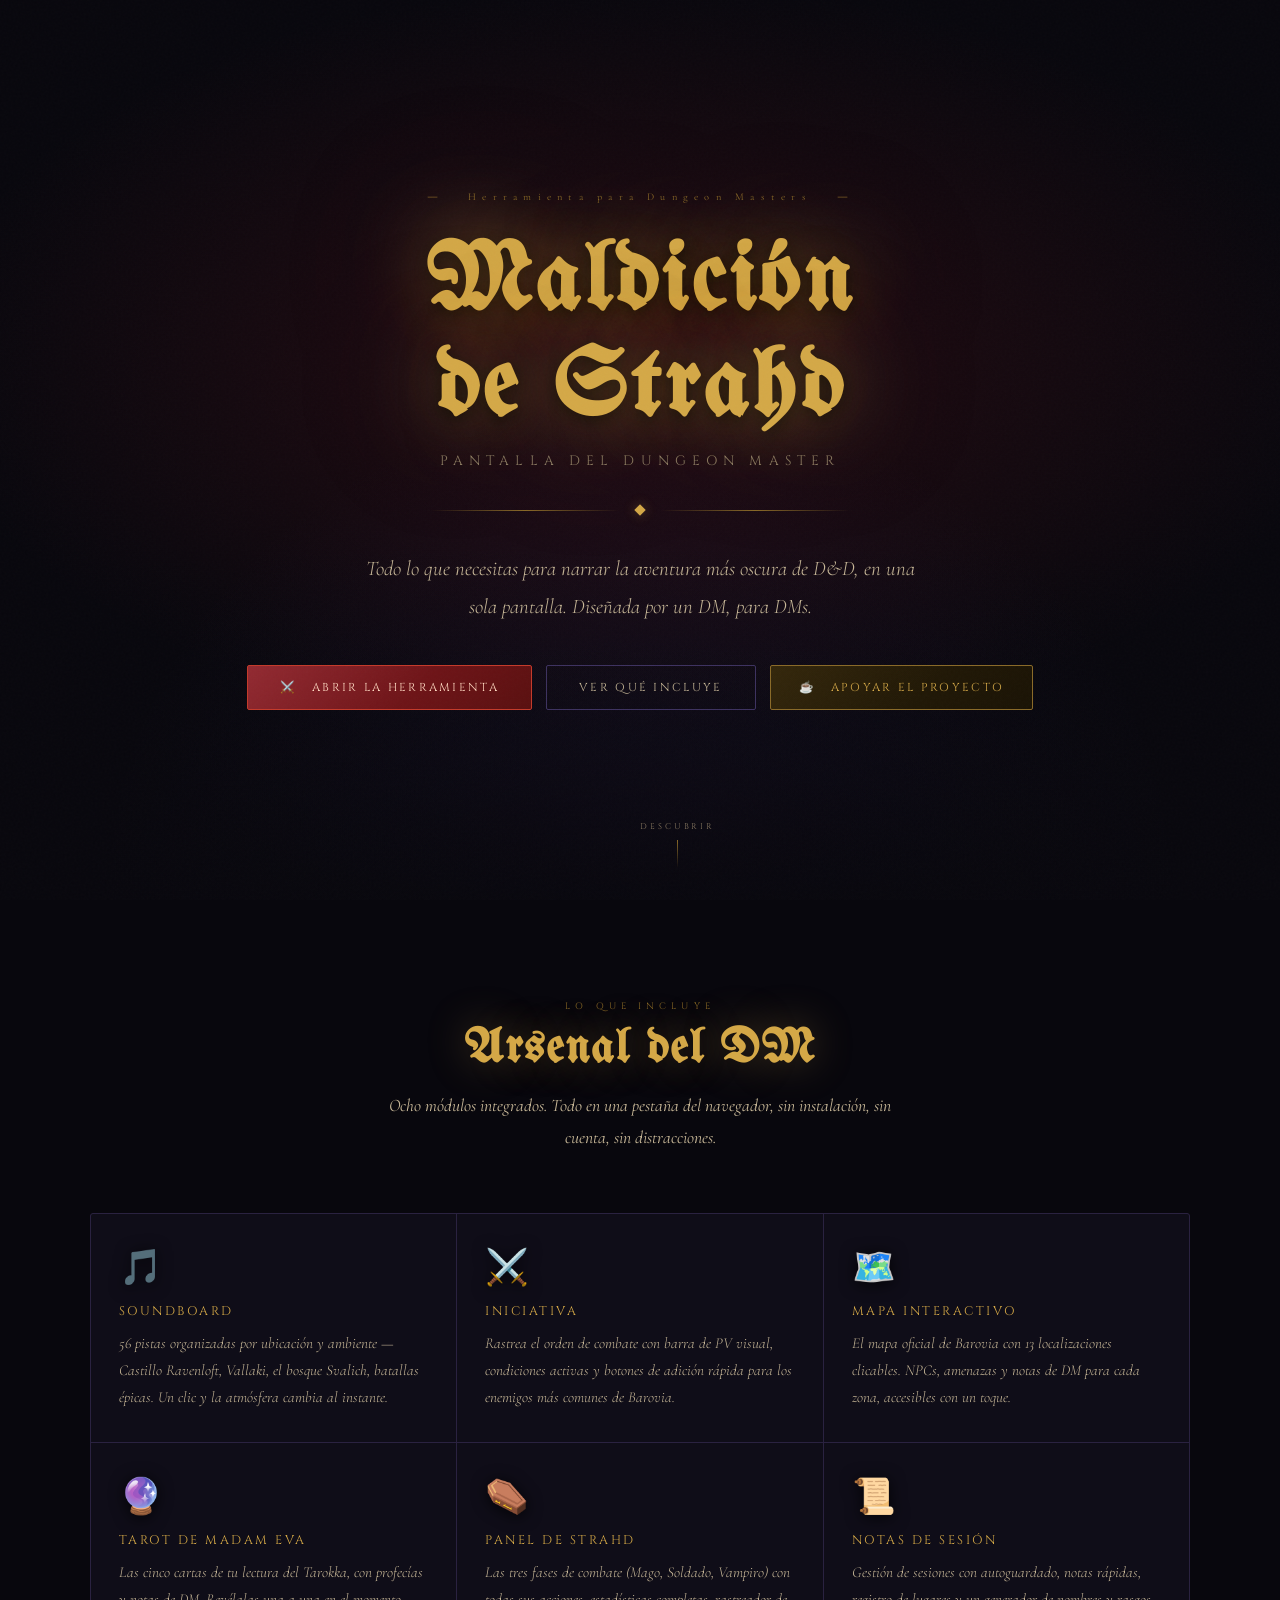
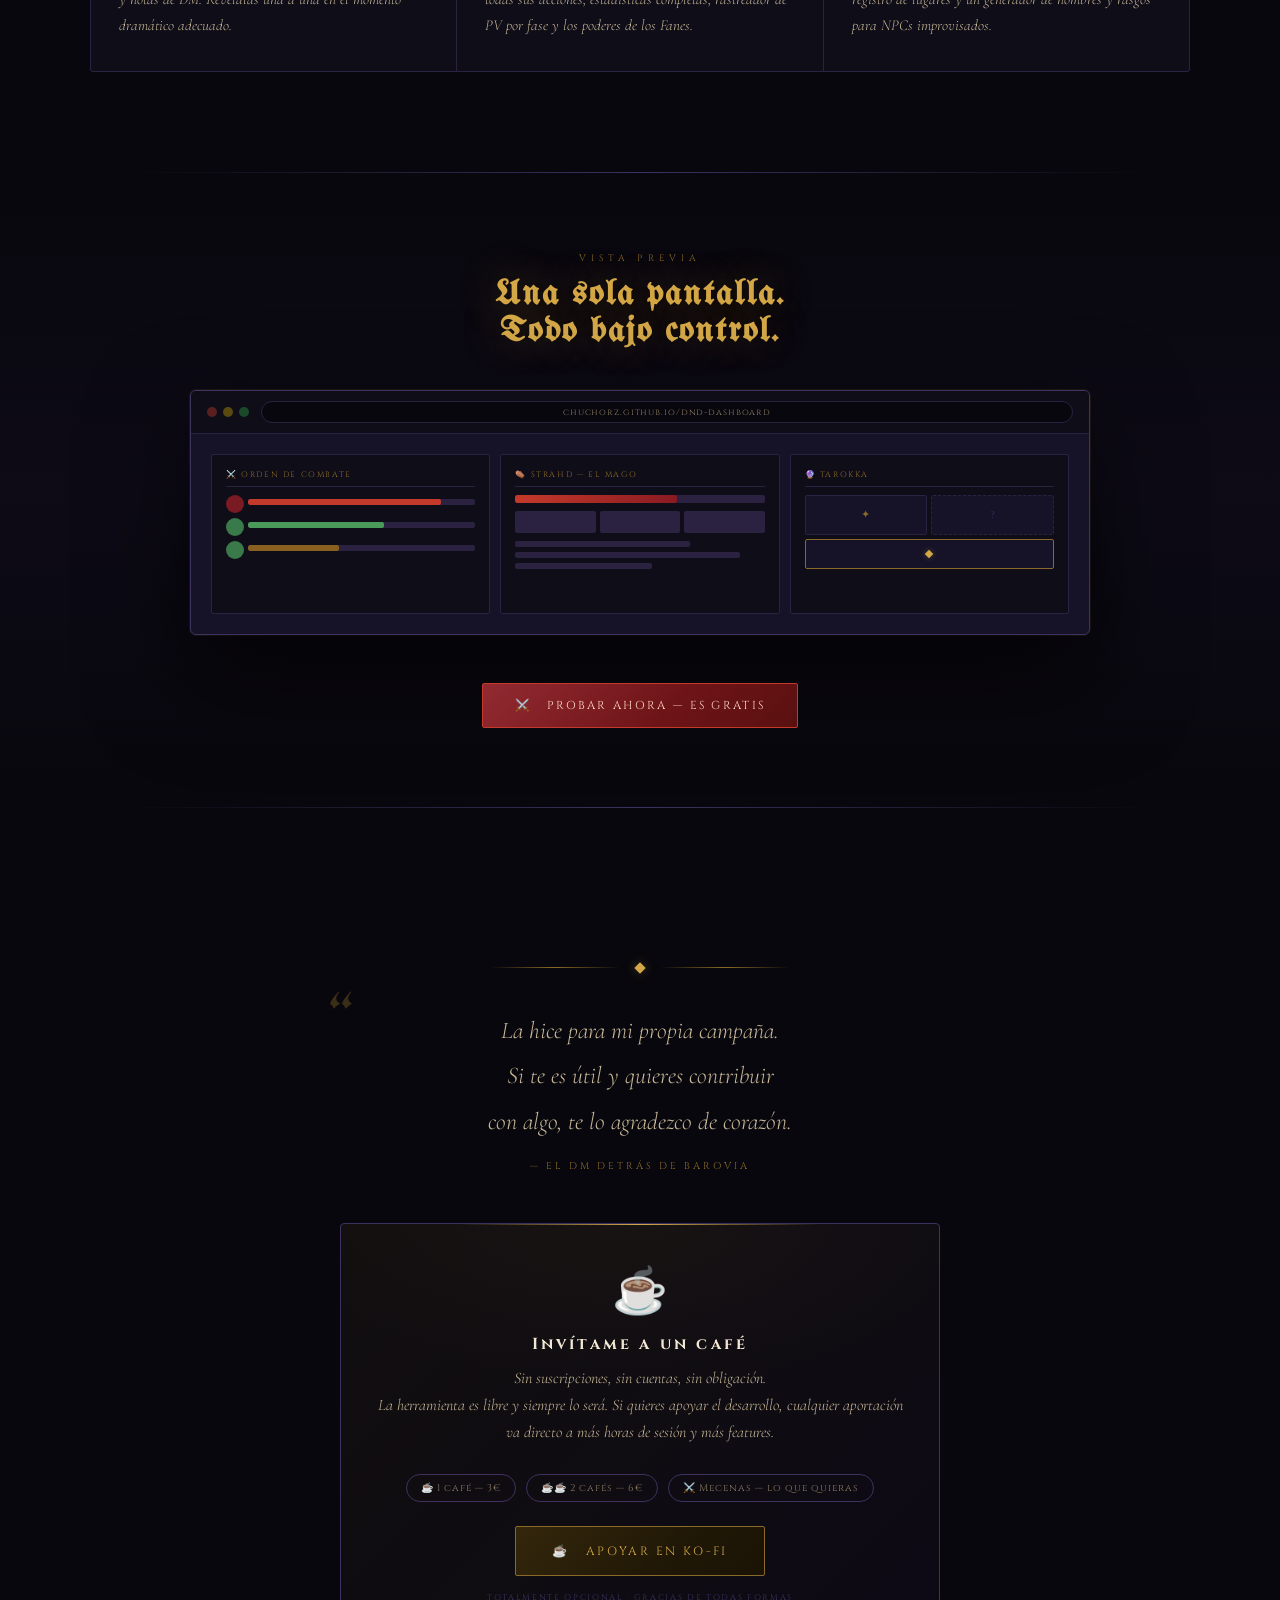
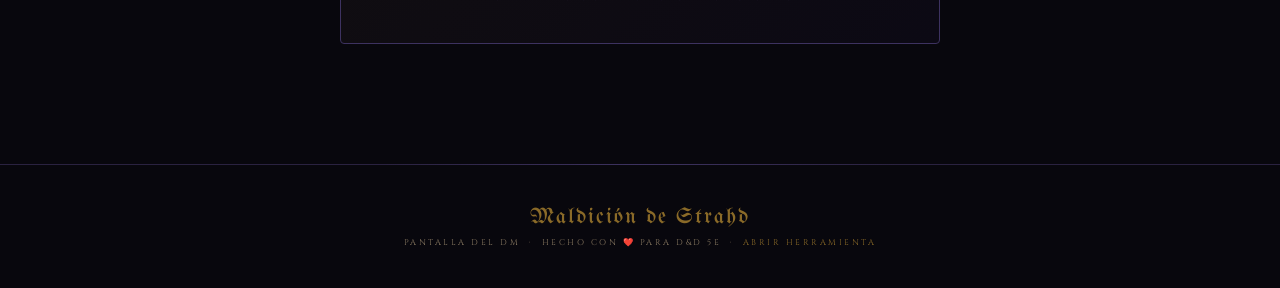
<file: index.html>
<!DOCTYPE html>
<html lang="es">
<head>
<meta charset="UTF-8">
<meta name="viewport" content="width=device-width, initial-scale=1.0">
<title>Pantalla del DM — Maldición de Strahd</title>
<meta name="description" content="La herramienta definitiva para el Dungeon Master de Curse of Strahd. Soundboard, iniciativa, mapa interactivo, Tarot de Madam Eva y el panel completo de Strahd.">
<link rel="preconnect" href="https://fonts.googleapis.com">
<link href="https://fonts.googleapis.com/css2?family=Cormorant+Garamond:ital,wght@0,300;0,400;0,600;1,300;1,400&family=Cinzel:wght@400;600;700&family=UnifrakturMaguntia&display=swap" rel="stylesheet">
<style>

/* ── RESET & BASE ── */
*, *::before, *::after { margin: 0; padding: 0; box-sizing: border-box; }

:root {
  --ink:      #08070d;
  --ink2:     #0f0d18;
  --surface:  #161228;
  --edge:     #2a2240;
  --edge2:    #3d3260;
  --gilt:     #d4a847;
  --gilt-dim: #8a6a28;
  --gilt-pale:rgba(212,168,71,.08);
  --gilt-glow:rgba(212,168,71,.35);
  --crimson:  #8a1a22;
  --crimson2: #c43a2a;
  --vellum:   #f2e8d5;
  --vellum-d: #8a7a62;
  --vellum-m: #c8b898;
}

html { scroll-behavior: smooth; }

body {
  background: var(--ink);
  color: var(--vellum);
  font-family: 'Cormorant Garamond', Georgia, serif;
  overflow-x: hidden;
  cursor: url("data:image/svg+xml,%3Csvg xmlns='http://www.w3.org/2000/svg' width='20' height='20' viewBox='0 0 20 20'%3E%3Ccircle cx='10' cy='10' r='4' fill='%23d4a847' opacity='0.7'/%3E%3C/svg%3E") 10 10, auto;
}

/* Grain overlay */
body::before {
  content: '';
  position: fixed; inset: 0;
  background-image: url("data:image/svg+xml,%3Csvg viewBox='0 0 512 512' xmlns='http://www.w3.org/2000/svg'%3E%3Cfilter id='n'%3E%3CfeTurbulence type='fractalNoise' baseFrequency='0.75' numOctaves='4' stitchTiles='stitch'/%3E%3C/filter%3E%3Crect width='100%25' height='100%25' filter='url(%23n)' opacity='0.04'/%3E%3C/svg%3E");
  pointer-events: none; z-index: 1000; opacity: .55;
}

/* ── HERO ── */
.hero {
  min-height: 100vh;
  display: flex;
  flex-direction: column;
  align-items: center;
  justify-content: center;
  position: relative;
  padding: 60px 24px;
  text-align: center;
  overflow: hidden;
}

/* Radial glow background */
.hero::before {
  content: '';
  position: absolute; inset: 0;
  background:
    radial-gradient(ellipse 80% 60% at 50% 40%, rgba(122,26,34,.25) 0%, transparent 70%),
    radial-gradient(ellipse 60% 80% at 50% 100%, rgba(96,64,160,.15) 0%, transparent 70%);
  pointer-events: none;
}

/* Animated fog layers */
.fog {
  position: absolute; inset: 0;
  pointer-events: none;
  overflow: hidden;
}
.fog-layer {
  position: absolute;
  bottom: 0; left: -20%; right: -20%;
  height: 40%;
  background: linear-gradient(0deg, rgba(8,7,13,.9) 0%, rgba(8,7,13,.4) 40%, transparent 100%);
  animation: fogDrift 12s ease-in-out infinite;
}
.fog-layer:nth-child(2) {
  height: 30%;
  animation-delay: -4s;
  animation-duration: 16s;
  opacity: .6;
}
@keyframes fogDrift {
  0%,100% { transform: translateX(0) scaleY(1); }
  33%      { transform: translateX(2%) scaleY(1.04); }
  66%      { transform: translateX(-2%) scaleY(.97); }
}

/* Top decorative line */
.hero-ornament {
  font-size: .65rem;
  letter-spacing: .6em;
  color: var(--gilt-dim);
  margin-bottom: 28px;
  animation: fadeUp .8s ease both;
}

.hero-title {
  font-family: 'UnifrakturMaguntia', cursive;
  font-size: clamp(2.8rem, 8vw, 6rem);
  color: var(--gilt);
  text-shadow:
    0 0 80px rgba(212,168,71,.6),
    0 0 160px rgba(156,42,42,.35),
    0 4px 16px rgba(0,0,0,.9);
  line-height: 1.1;
  letter-spacing: 4px;
  animation: fadeUp .9s .1s ease both;
  position: relative;
  z-index: 2;
}

.hero-subtitle {
  font-family: 'Cinzel', serif;
  font-size: clamp(.65rem, 2vw, .85rem);
  letter-spacing: .45em;
  text-transform: uppercase;
  color: var(--vellum-d);
  margin-top: 10px;
  animation: fadeUp .9s .2s ease both;
}

/* Decorative divider */
.divider-ornament {
  display: flex;
  align-items: center;
  gap: 16px;
  margin: 36px auto;
  max-width: 420px;
  width: 100%;
  animation: fadeUp .9s .3s ease both;
}
.divider-line {
  flex: 1;
  height: 1px;
  background: linear-gradient(90deg, transparent, var(--gilt-dim), transparent);
}
.divider-gem {
  width: 8px; height: 8px;
  background: var(--gilt);
  transform: rotate(45deg);
  box-shadow: 0 0 12px var(--gilt-glow);
  flex-shrink: 0;
}

.hero-desc {
  font-size: clamp(1rem, 2.5vw, 1.3rem);
  color: var(--vellum-m);
  line-height: 1.8;
  max-width: 580px;
  font-style: italic;
  font-weight: 300;
  animation: fadeUp .9s .4s ease both;
}

.hero-cta {
  display: flex;
  gap: 14px;
  margin-top: 40px;
  flex-wrap: wrap;
  justify-content: center;
  animation: fadeUp .9s .55s ease both;
}

.btn-primary {
  font-family: 'Cinzel', serif;
  font-size: .72rem;
  letter-spacing: .2em;
  text-transform: uppercase;
  padding: 14px 32px;
  background: linear-gradient(135deg, var(--crimson), #5a1010);
  border: 1px solid var(--crimson2);
  color: #ffd8c0;
  border-radius: 2px;
  cursor: pointer;
  text-decoration: none;
  display: inline-flex;
  align-items: center;
  gap: 8px;
  transition: all .25s;
  position: relative;
  overflow: hidden;
}
.btn-primary::before {
  content: '';
  position: absolute; inset: 0;
  background: linear-gradient(135deg, rgba(255,255,255,.07) 0%, transparent 60%);
}
.btn-primary:hover {
  transform: translateY(-2px);
  box-shadow: 0 6px 30px rgba(156,42,42,.5), 0 0 60px rgba(156,42,42,.2);
}

.btn-secondary {
  font-family: 'Cinzel', serif;
  font-size: .72rem;
  letter-spacing: .2em;
  text-transform: uppercase;
  padding: 14px 32px;
  background: transparent;
  border: 1px solid var(--edge2);
  color: var(--vellum-m);
  border-radius: 2px;
  cursor: pointer;
  text-decoration: none;
  display: inline-flex;
  align-items: center;
  gap: 8px;
  transition: all .25s;
}
.btn-secondary:hover {
  border-color: var(--gilt-dim);
  color: var(--gilt);
  background: var(--gilt-pale);
  transform: translateY(-2px);
}

/* Coffee button */
.btn-coffee {
  font-family: 'Cinzel', serif;
  font-size: .72rem;
  letter-spacing: .2em;
  text-transform: uppercase;
  padding: 14px 28px;
  background: linear-gradient(135deg, #2a1f08, #1a1305);
  border: 1px solid var(--gilt-dim);
  color: var(--gilt);
  border-radius: 2px;
  cursor: pointer;
  text-decoration: none;
  display: inline-flex;
  align-items: center;
  gap: 8px;
  transition: all .25s;
  position: relative;
  overflow: hidden;
}
.btn-coffee::before {
  content: '';
  position: absolute; inset: 0;
  background: linear-gradient(135deg, rgba(212,168,71,.06) 0%, transparent 60%);
}
.btn-coffee:hover {
  transform: translateY(-2px);
  box-shadow: 0 6px 30px rgba(212,168,71,.25), 0 0 40px rgba(212,168,71,.1);
  border-color: var(--gilt);
}

/* Scroll hint */
.scroll-hint {
  position: absolute;
  bottom: 32px; left: 50%;
  transform: translateX(-50%);
  font-family: 'Cinzel', serif;
  font-size: .52rem;
  letter-spacing: .35em;
  color: var(--vellum-d);
  text-transform: uppercase;
  display: flex;
  flex-direction: column;
  align-items: center;
  gap: 8px;
  animation: fadeUp 1s 1s ease both;
}
.scroll-arrow {
  width: 1px;
  height: 28px;
  background: linear-gradient(180deg, var(--gilt-dim), transparent);
  animation: scrollBob 2s ease-in-out infinite;
}
@keyframes scrollBob {
  0%,100% { transform: scaleY(1) translateY(0); opacity: 1; }
  50%      { transform: scaleY(.7) translateY(4px); opacity: .5; }
}

/* ── FEATURES SECTION ── */
.section {
  padding: 100px 24px;
  position: relative;
}

.section-inner {
  max-width: 1100px;
  margin: 0 auto;
}

.section-label {
  font-family: 'Cinzel', serif;
  font-size: .58rem;
  letter-spacing: .55em;
  text-transform: uppercase;
  color: var(--gilt-dim);
  text-align: center;
  margin-bottom: 12px;
}

.section-title {
  font-family: 'UnifrakturMaguntia', cursive;
  font-size: clamp(1.8rem, 5vw, 3rem);
  color: var(--gilt);
  text-align: center;
  text-shadow: 0 0 40px var(--gilt-glow);
  margin-bottom: 16px;
  letter-spacing: 2px;
}

.section-desc {
  font-size: 1.1rem;
  color: var(--vellum-m);
  text-align: center;
  font-style: italic;
  max-width: 540px;
  margin: 0 auto 60px;
  line-height: 1.8;
}

/* Feature grid */
.features {
  display: grid;
  grid-template-columns: repeat(auto-fill, minmax(300px, 1fr));
  gap: 1px;
  background: var(--edge);
  border: 1px solid var(--edge);
  border-radius: 3px;
  overflow: hidden;
}

.feature {
  background: var(--ink2);
  padding: 32px 28px;
  position: relative;
  transition: background .25s;
  overflow: hidden;
}
.feature::before {
  content: '';
  position: absolute;
  top: 0; left: 0;
  width: 3px; height: 0;
  background: linear-gradient(180deg, var(--gilt), transparent);
  transition: height .4s ease;
}
.feature:hover { background: var(--surface); }
.feature:hover::before { height: 100%; }

.feature-icon {
  font-size: 2.2rem;
  display: block;
  margin-bottom: 14px;
  filter: drop-shadow(0 2px 8px rgba(0,0,0,.8));
}

.feature-title {
  font-family: 'Cinzel', serif;
  font-size: .78rem;
  letter-spacing: .2em;
  text-transform: uppercase;
  color: var(--gilt);
  margin-bottom: 10px;
}

.feature-desc {
  font-size: .95rem;
  color: var(--vellum-m);
  line-height: 1.75;
  font-style: italic;
  font-weight: 300;
}

/* ── DEMO SECTION ── */
.demo-section {
  padding: 80px 24px;
  background: linear-gradient(180deg, transparent, rgba(96,64,160,.06), transparent);
  position: relative;
}

.demo-section::before {
  content: '';
  position: absolute;
  top: 0; left: 10%; right: 10%;
  height: 1px;
  background: linear-gradient(90deg, transparent, var(--edge2), transparent);
}

.demo-section::after {
  content: '';
  position: absolute;
  bottom: 0; left: 10%; right: 10%;
  height: 1px;
  background: linear-gradient(90deg, transparent, var(--edge2), transparent);
}

.demo-inner {
  max-width: 900px;
  margin: 0 auto;
  text-align: center;
}

/* Screen mockup */
.screen-mockup {
  background: var(--surface);
  border: 1px solid var(--edge2);
  border-radius: 6px;
  overflow: hidden;
  box-shadow:
    0 40px 100px rgba(0,0,0,.7),
    0 0 0 1px rgba(212,168,71,.1),
    inset 0 1px 0 rgba(255,255,255,.04);
  position: relative;
  margin: 40px auto;
}

.mockup-bar {
  background: var(--ink2);
  border-bottom: 1px solid var(--edge);
  padding: 10px 16px;
  display: flex;
  align-items: center;
  gap: 12px;
}
.mockup-dots { display: flex; gap: 6px; }
.mockup-dot {
  width: 10px; height: 10px;
  border-radius: 50%;
  background: var(--edge2);
}
.mockup-dot:first-child { background: #5a2020; }
.mockup-dot:nth-child(2) { background: #5a4a10; }
.mockup-dot:nth-child(3) { background: #1a4a2a; }
.mockup-url {
  flex: 1;
  background: var(--ink3, var(--ink));
  border: 1px solid var(--edge);
  border-radius: 20px;
  padding: 4px 14px;
  font-family: 'Cinzel', serif;
  font-size: .55rem;
  letter-spacing: .1em;
  color: var(--vellum-d);
  text-align: center;
}

.mockup-body {
  padding: 20px;
  display: grid;
  grid-template-columns: 1fr 1fr 1fr;
  gap: 10px;
  min-height: 200px;
}

.mockup-card {
  background: var(--ink2);
  border: 1px solid var(--edge);
  border-radius: 2px;
  padding: 14px;
  text-align: left;
}
.mockup-card-title {
  font-family: 'Cinzel', serif;
  font-size: .5rem;
  letter-spacing: .2em;
  color: var(--gilt-dim);
  text-transform: uppercase;
  margin-bottom: 8px;
  padding-bottom: 6px;
  border-bottom: 1px solid var(--edge);
}
.mockup-bar-row {
  height: 6px;
  background: var(--edge);
  border-radius: 2px;
  margin-bottom: 5px;
  overflow: hidden;
  position: relative;
}
.mockup-bar-fill {
  height: 100%;
  border-radius: 2px;
  animation: barPulse 3s ease-in-out infinite;
}
@keyframes barPulse {
  0%,100% { opacity: 1; }
  50%      { opacity: .6; }
}
.mockup-dot-row { display: flex; gap: 4px; margin-bottom: 4px; }
.mockup-mini-dot { width: 18px; height: 18px; border-radius: 50%; background: var(--edge); }

/* ── SUPPORT SECTION ── */
.support-section {
  padding: 120px 24px;
  text-align: center;
  position: relative;
}

.support-inner {
  max-width: 600px;
  margin: 0 auto;
}

.support-quote {
  font-size: clamp(1.1rem, 3vw, 1.5rem);
  color: var(--vellum-m);
  font-style: italic;
  font-weight: 300;
  line-height: 1.9;
  margin-bottom: 14px;
  position: relative;
}
.support-quote::before {
  content: '\201C';
  font-family: 'UnifrakturMaguntia', cursive;
  font-size: 4rem;
  color: var(--gilt-dim);
  position: absolute;
  top: -20px; left: -20px;
  line-height: 1;
  opacity: .4;
}

.support-attribution {
  font-family: 'Cinzel', serif;
  font-size: .62rem;
  letter-spacing: .3em;
  color: var(--gilt-dim);
  text-transform: uppercase;
  margin-bottom: 50px;
}

.coffee-box {
  background: linear-gradient(135deg, rgba(212,168,71,.05), rgba(96,64,160,.05));
  border: 1px solid var(--edge2);
  border-radius: 4px;
  padding: 40px 36px;
  position: relative;
  overflow: hidden;
}
.coffee-box::before {
  content: '';
  position: absolute;
  top: -1px; left: 20%; right: 20%;
  height: 2px;
  background: linear-gradient(90deg, transparent, var(--gilt), transparent);
  border-radius: 2px;
}
.coffee-box::after {
  content: '';
  position: absolute;
  inset: 0;
  background: radial-gradient(ellipse 60% 40% at 50% 0%, rgba(212,168,71,.04), transparent);
  pointer-events: none;
}

.coffee-icon { font-size: 2.8rem; display: block; margin-bottom: 14px; }

.coffee-title {
  font-family: 'Cinzel', serif;
  font-size: 1rem;
  letter-spacing: .2em;
  color: var(--vellum);
  margin-bottom: 10px;
}

.coffee-desc {
  font-size: 1rem;
  color: var(--vellum-m);
  font-style: italic;
  line-height: 1.7;
  margin-bottom: 28px;
  font-weight: 300;
}

.coffee-amounts {
  display: flex;
  justify-content: center;
  gap: 10px;
  flex-wrap: wrap;
  margin-bottom: 24px;
}

.amount-badge {
  font-family: 'Cinzel', serif;
  font-size: .62rem;
  letter-spacing: .1em;
  padding: 6px 14px;
  border: 1px solid var(--edge2);
  border-radius: 20px;
  color: var(--vellum-d);
  background: transparent;
}

/* ── FOOTER ── */
footer {
  padding: 40px 24px;
  text-align: center;
  border-top: 1px solid var(--edge);
  position: relative;
}
footer::before {
  content: '';
  position: absolute;
  top: -1px; left: 30%; right: 30%;
  height: 1px;
  background: linear-gradient(90deg, transparent, var(--edge2), transparent);
}

.footer-title {
  font-family: 'UnifrakturMaguntia', cursive;
  font-size: 1.4rem;
  color: var(--gilt-dim);
  margin-bottom: 8px;
  letter-spacing: 2px;
}
.footer-sub {
  font-family: 'Cinzel', serif;
  font-size: .52rem;
  letter-spacing: .3em;
  color: var(--vellum-d);
  text-transform: uppercase;
}

/* ── ANIMATIONS ── */
@keyframes fadeUp {
  from { opacity: 0; transform: translateY(20px); }
  to   { opacity: 1; transform: translateY(0); }
}

.reveal {
  opacity: 0;
  transform: translateY(24px);
  transition: opacity .7s ease, transform .7s ease;
}
.reveal.visible {
  opacity: 1;
  transform: translateY(0);
}

/* ── RESPONSIVE ── */
@media (max-width: 700px) {
  .mockup-body { grid-template-columns: 1fr; }
  .mockup-card:nth-child(2),
  .mockup-card:nth-child(3) { display: none; }
  .features { grid-template-columns: 1fr; }
  .hero-cta { flex-direction: column; align-items: center; }
}

</style>
</head>
<body>

<!-- ════ HERO ════ -->
<section class="hero">
  <div class="fog">
    <div class="fog-layer"></div>
    <div class="fog-layer"></div>
  </div>

  <p class="hero-ornament">⸻ &nbsp; Herramienta para Dungeon Masters &nbsp; ⸻</p>

  <h1 class="hero-title">Maldición<br>de Strahd</h1>
  <p class="hero-subtitle">Pantalla del Dungeon Master</p>

  <div class="divider-ornament">
    <div class="divider-line"></div>
    <div class="divider-gem"></div>
    <div class="divider-line"></div>
  </div>

  <p class="hero-desc">
    Todo lo que necesitas para narrar la aventura más oscura de D&D,
    en una sola pantalla. Diseñada por un DM, para DMs.
  </p>

  <div class="hero-cta">
    <a href="https://chuchorz.github.io/dnd-dashboard/app.html" class="btn-primary">
      ⚔️ &nbsp; Abrir la Herramienta
    </a>
    <a href="#features" class="btn-secondary">
      Ver qué incluye
    </a>
    <a href="#support" class="btn-coffee">
      ☕ &nbsp; Apoyar el proyecto
    </a>
  </div>

  <div class="scroll-hint">
    <span>Descubrir</span>
    <div class="scroll-arrow"></div>
  </div>
</section>

<!-- ════ FEATURES ════ -->
<section class="section" id="features">
  <div class="section-inner">
    <p class="section-label reveal">Lo que incluye</p>
    <h2 class="section-title reveal">Arsenal del DM</h2>
    <p class="section-desc reveal">
      Ocho módulos integrados. Todo en una pestaña del navegador,
      sin instalación, sin cuenta, sin distracciones.
    </p>

    <div class="features">

      <div class="feature reveal">
        <span class="feature-icon">🎵</span>
        <div class="feature-title">Soundboard</div>
        <p class="feature-desc">56 pistas organizadas por ubicación y ambiente — Castillo Ravenloft, Vallaki, el bosque Svalich, batallas épicas. Un clic y la atmósfera cambia al instante.</p>
      </div>

      <div class="feature reveal">
        <span class="feature-icon">⚔️</span>
        <div class="feature-title">Iniciativa</div>
        <p class="feature-desc">Rastrea el orden de combate con barra de PV visual, condiciones activas y botones de adición rápida para los enemigos más comunes de Barovia.</p>
      </div>

      <div class="feature reveal">
        <span class="feature-icon">🗺️</span>
        <div class="feature-title">Mapa Interactivo</div>
        <p class="feature-desc">El mapa oficial de Barovia con 13 localizaciones clicables. NPCs, amenazas y notas de DM para cada zona, accesibles con un toque.</p>
      </div>

      <div class="feature reveal">
        <span class="feature-icon">🔮</span>
        <div class="feature-title">Tarot de Madam Eva</div>
        <p class="feature-desc">Las cinco cartas de tu lectura del Tarokka, con profecías y notas de DM. Revélalas una a una en el momento dramático adecuado.</p>
      </div>

      <div class="feature reveal">
        <span class="feature-icon">⚰️</span>
        <div class="feature-title">Panel de Strahd</div>
        <p class="feature-desc">Las tres fases de combate (Mago, Soldado, Vampiro) con todas sus acciones, estadísticas completas, rastreador de PV por fase y los poderes de los Fanes.</p>
      </div>

      <div class="feature reveal">
        <span class="feature-icon">📜</span>
        <div class="feature-title">Notas de Sesión</div>
        <p class="feature-desc">Gestión de sesiones con autoguardado, notas rápidas, registro de lugares y un generador de nombres y rasgos para NPCs improvisados.</p>
      </div>

    </div>
  </div>
</section>

<!-- ════ MOCKUP ════ -->
<section class="demo-section">
  <div class="demo-inner">
    <p class="section-label reveal">Vista previa</p>
    <h2 class="section-title reveal" style="font-size:clamp(1.4rem,4vw,2.2rem);">Una sola pantalla.<br>Todo bajo control.</h2>

    <div class="screen-mockup reveal">
      <div class="mockup-bar">
        <div class="mockup-dots">
          <div class="mockup-dot"></div>
          <div class="mockup-dot"></div>
          <div class="mockup-dot"></div>
        </div>
        <div class="mockup-url">chuchorz.github.io/dnd-dashboard</div>
      </div>
      <div class="mockup-body">
        <div class="mockup-card">
          <div class="mockup-card-title">⚔️ Orden de Combate</div>
          <div class="mockup-dot-row">
            <div class="mockup-mini-dot" style="background:#7a1a22;"></div>
            <div style="flex:1;padding:4px 0;">
              <div class="mockup-bar-row"><div class="mockup-bar-fill" style="width:85%;background:#c43a2a;"></div></div>
            </div>
          </div>
          <div class="mockup-dot-row">
            <div class="mockup-mini-dot" style="background:#3a7a4a;"></div>
            <div style="flex:1;padding:4px 0;">
              <div class="mockup-bar-row"><div class="mockup-bar-fill" style="width:60%;background:#4a9a5a;"></div></div>
            </div>
          </div>
          <div class="mockup-dot-row">
            <div class="mockup-mini-dot" style="background:#3a7a4a;"></div>
            <div style="flex:1;padding:4px 0;">
              <div class="mockup-bar-row"><div class="mockup-bar-fill" style="width:40%;background:#8a6020;"></div></div>
            </div>
          </div>
        </div>

        <div class="mockup-card">
          <div class="mockup-card-title">⚰️ Strahd — El Mago</div>
          <div style="margin-bottom:8px;">
            <div class="mockup-bar-row" style="height:8px;">
              <div class="mockup-bar-fill" style="width:65%;background:linear-gradient(90deg,#c43a2a,#8a1a22);"></div>
            </div>
          </div>
          <div style="display:grid;grid-template-columns:1fr 1fr 1fr;gap:4px;">
            <div style="background:var(--edge);border-radius:2px;height:22px;"></div>
            <div style="background:var(--edge);border-radius:2px;height:22px;"></div>
            <div style="background:var(--edge);border-radius:2px;height:22px;"></div>
          </div>
          <div style="margin-top:8px;">
            <div class="mockup-bar-row" style="width:70%;"></div>
            <div class="mockup-bar-row" style="width:90%;"></div>
            <div class="mockup-bar-row" style="width:55%;"></div>
          </div>
        </div>

        <div class="mockup-card">
          <div class="mockup-card-title">🔮 Tarokka</div>
          <div style="display:grid;grid-template-columns:1fr 1fr;gap:4px;margin-bottom:4px;">
            <div style="background:var(--surface);border:1px solid var(--edge);border-radius:2px;height:40px;display:flex;align-items:center;justify-content:center;font-size:.7rem;color:var(--gilt-dim);">✦</div>
            <div style="background:var(--surface);border:1px dashed var(--edge);border-radius:2px;height:40px;display:flex;align-items:center;justify-content:center;font-size:.7rem;color:var(--edge2);">?</div>
          </div>
          <div style="background:var(--surface);border:1px solid var(--gilt-dim);border-radius:2px;height:30px;display:flex;align-items:center;justify-content:center;">
            <div style="width:6px;height:6px;background:var(--gilt);transform:rotate(45deg);box-shadow:0 0 6px var(--gilt-glow);"></div>
          </div>
        </div>
      </div>
    </div>

    <a href="https://chuchorz.github.io/dnd-dashboard/app.html" class="btn-primary" style="display:inline-flex;margin-top:8px;">
      ⚔️ &nbsp; Probar ahora — es gratis
    </a>
  </div>
</section>

<!-- ════ SUPPORT ════ -->
<section class="support-section" id="support">
  <div class="support-inner">

    <div class="divider-ornament" style="max-width:300px;">
      <div class="divider-line"></div>
      <div class="divider-gem"></div>
      <div class="divider-line"></div>
    </div>

    <p class="support-quote reveal">
      La hice para mi propia campaña.<br>
      Si te es útil y quieres contribuir<br>
      con algo, te lo agradezco de corazón.
    </p>
    <p class="support-attribution reveal">— El DM detrás de Barovia</p>

    <div class="coffee-box reveal">
      <span class="coffee-icon">☕</span>
      <h3 class="coffee-title">Invítame a un café</h3>
      <p class="coffee-desc">
        Sin suscripciones, sin cuentas, sin obligación.<br>
        La herramienta es libre y siempre lo será.
        Si quieres apoyar el desarrollo, cualquier aportación
        va directo a más horas de sesión y más features.
      </p>

      <div class="coffee-amounts">
        <span class="amount-badge">☕ 1 café — 3€</span>
        <span class="amount-badge">☕☕ 2 cafés — 6€</span>
        <span class="amount-badge">⚔️ Mecenas — lo que quieras</span>
      </div>

      <!-- Reemplaza href con tu enlace real de Ko-fi o Buy Me a Coffee -->
      <a href="https://ko-fi.com/dmmagnus" target="_blank" class="btn-coffee" style="display:inline-flex;padding:16px 36px;font-size:.75rem;">
        ☕ &nbsp; Apoyar en Ko-fi
      </a>

      <p style="margin-top:16px;font-family:'Cinzel',serif;font-size:.52rem;letter-spacing:.2em;color:var(--edge2);text-transform:uppercase;">
        Totalmente opcional · Gracias de todas formas
      </p>
    </div>

  </div>
</section>

<!-- ════ FOOTER ════ -->
<footer>
  <p class="footer-title">Maldición de Strahd</p>
  <p class="footer-sub">Pantalla del DM &nbsp;·&nbsp; Hecho con ❤️ para D&D 5e &nbsp;·&nbsp; <a href="https://chuchorz.github.io/dnd-dashboard/app.html" style="color:var(--gilt-dim);text-decoration:none;">Abrir herramienta</a></p>
</footer>

<script>
// Scroll reveal
const observer = new IntersectionObserver((entries) => {
  entries.forEach((e, i) => {
    if (e.isIntersecting) {
      // Stagger siblings
      const siblings = e.target.parentElement.querySelectorAll('.reveal');
      siblings.forEach((el, idx) => {
        if (el === e.target) {
          setTimeout(() => el.classList.add('visible'), 0);
        }
      });
      e.target.classList.add('visible');
      observer.unobserve(e.target);
    }
  });
}, { threshold: 0.12 });

document.querySelectorAll('.reveal').forEach((el, i) => {
  el.style.transitionDelay = (i % 3) * 80 + 'ms';
  observer.observe(el);
});

// Smooth anchor scroll
document.querySelectorAll('a[href^="#"]').forEach(a => {
  a.addEventListener('click', e => {
    e.preventDefault();
    document.querySelector(a.getAttribute('href'))?.scrollIntoView({ behavior: 'smooth' });
  });
});
</script>

</body>
</html>
</file>
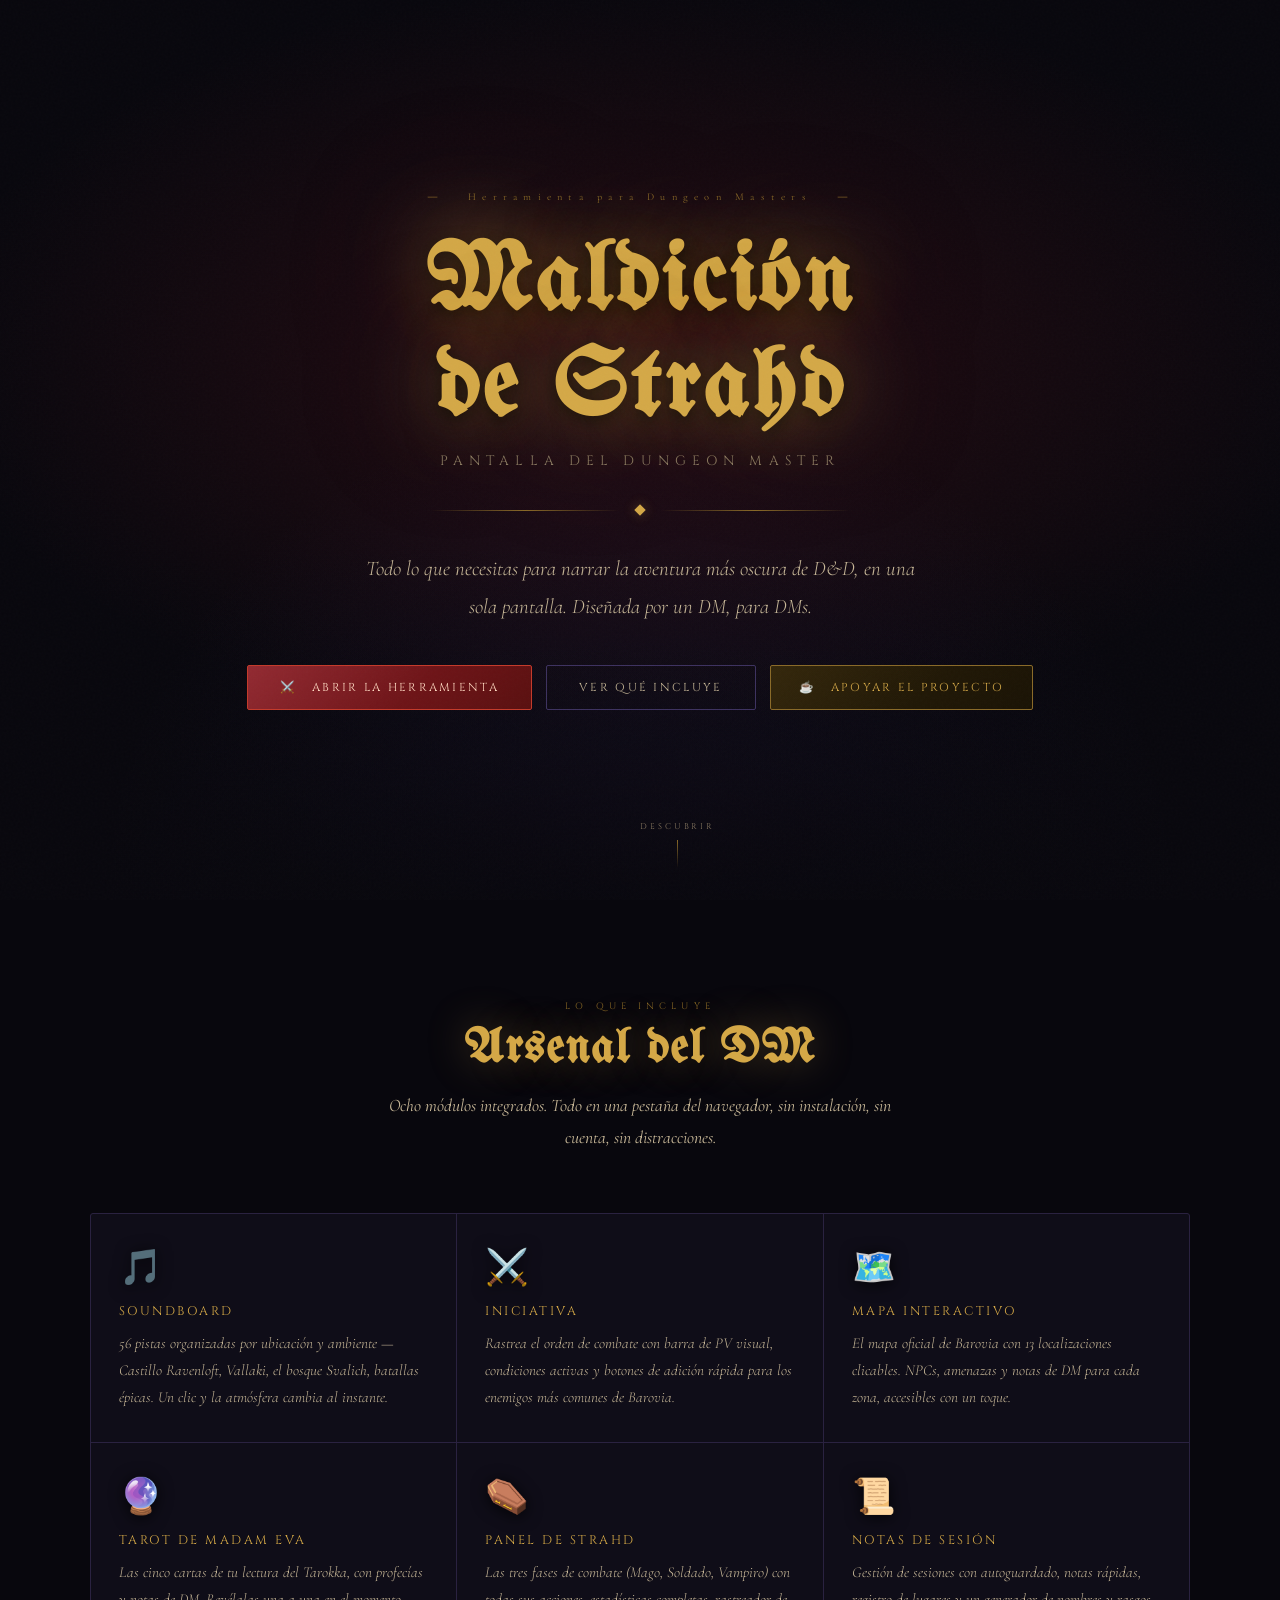
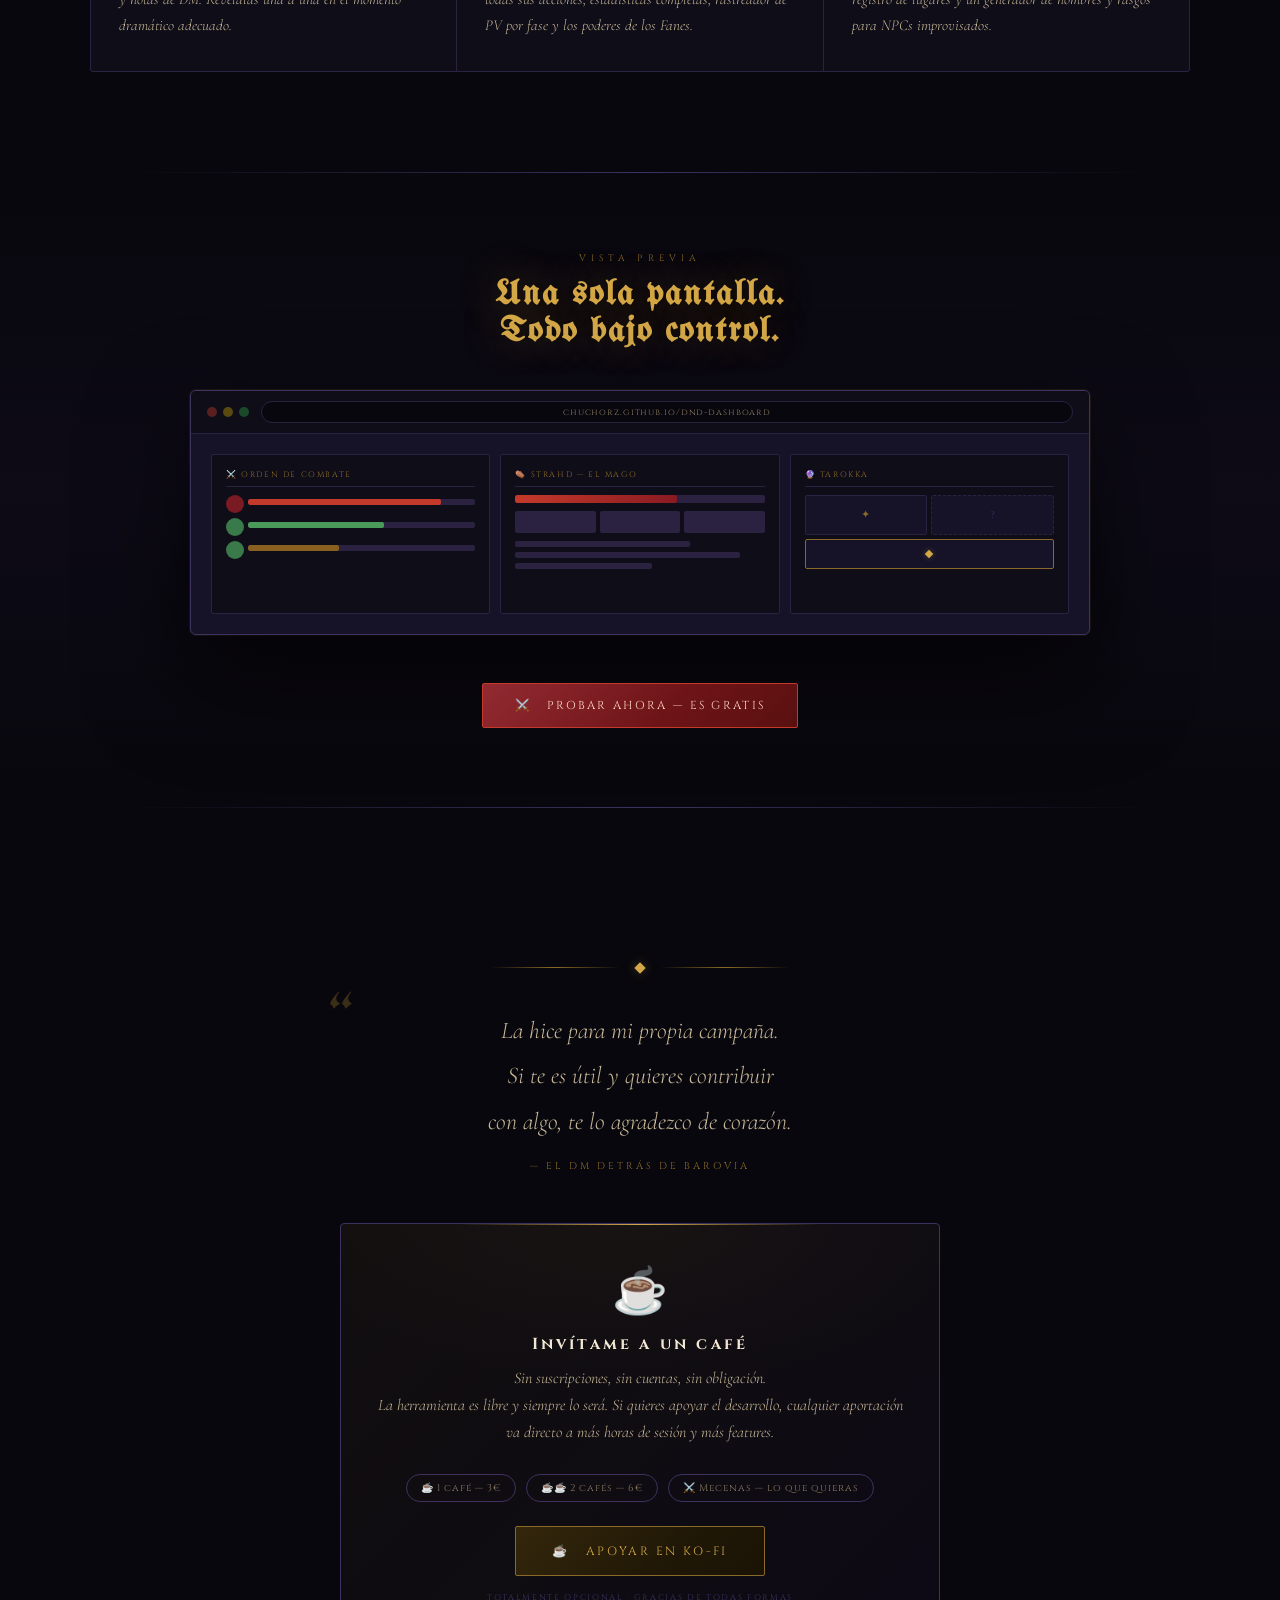
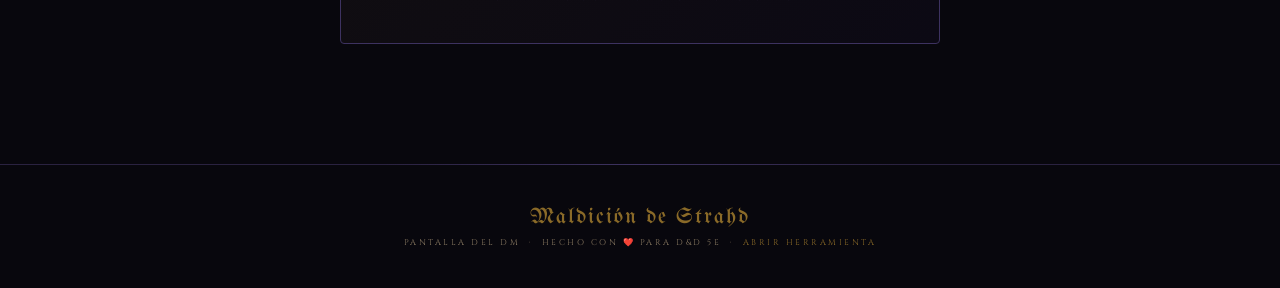
<file: landing.html>
<!DOCTYPE html>
<html lang="es">
<head>
<meta charset="UTF-8">
<meta name="viewport" content="width=device-width, initial-scale=1.0">
<title>Pantalla del DM — Maldición de Strahd</title>
<meta name="description" content="La herramienta definitiva para el Dungeon Master de Curse of Strahd. Soundboard, iniciativa, mapa interactivo, Tarot de Madam Eva y el panel completo de Strahd.">
<link rel="preconnect" href="https://fonts.googleapis.com">
<link href="https://fonts.googleapis.com/css2?family=Cormorant+Garamond:ital,wght@0,300;0,400;0,600;1,300;1,400&family=Cinzel:wght@400;600;700&family=UnifrakturMaguntia&display=swap" rel="stylesheet">
<style>

/* ── RESET & BASE ── */
*, *::before, *::after { margin: 0; padding: 0; box-sizing: border-box; }

:root {
  --ink:      #08070d;
  --ink2:     #0f0d18;
  --surface:  #161228;
  --edge:     #2a2240;
  --edge2:    #3d3260;
  --gilt:     #d4a847;
  --gilt-dim: #8a6a28;
  --gilt-pale:rgba(212,168,71,.08);
  --gilt-glow:rgba(212,168,71,.35);
  --crimson:  #8a1a22;
  --crimson2: #c43a2a;
  --vellum:   #f2e8d5;
  --vellum-d: #8a7a62;
  --vellum-m: #c8b898;
}

html { scroll-behavior: smooth; }

body {
  background: var(--ink);
  color: var(--vellum);
  font-family: 'Cormorant Garamond', Georgia, serif;
  overflow-x: hidden;
  cursor: url("data:image/svg+xml,%3Csvg xmlns='http://www.w3.org/2000/svg' width='20' height='20' viewBox='0 0 20 20'%3E%3Ccircle cx='10' cy='10' r='4' fill='%23d4a847' opacity='0.7'/%3E%3C/svg%3E") 10 10, auto;
}

/* Grain overlay */
body::before {
  content: '';
  position: fixed; inset: 0;
  background-image: url("data:image/svg+xml,%3Csvg viewBox='0 0 512 512' xmlns='http://www.w3.org/2000/svg'%3E%3Cfilter id='n'%3E%3CfeTurbulence type='fractalNoise' baseFrequency='0.75' numOctaves='4' stitchTiles='stitch'/%3E%3C/filter%3E%3Crect width='100%25' height='100%25' filter='url(%23n)' opacity='0.04'/%3E%3C/svg%3E");
  pointer-events: none; z-index: 1000; opacity: .55;
}

/* ── HERO ── */
.hero {
  min-height: 100vh;
  display: flex;
  flex-direction: column;
  align-items: center;
  justify-content: center;
  position: relative;
  padding: 60px 24px;
  text-align: center;
  overflow: hidden;
}

/* Radial glow background */
.hero::before {
  content: '';
  position: absolute; inset: 0;
  background:
    radial-gradient(ellipse 80% 60% at 50% 40%, rgba(122,26,34,.25) 0%, transparent 70%),
    radial-gradient(ellipse 60% 80% at 50% 100%, rgba(96,64,160,.15) 0%, transparent 70%);
  pointer-events: none;
}

/* Animated fog layers */
.fog {
  position: absolute; inset: 0;
  pointer-events: none;
  overflow: hidden;
}
.fog-layer {
  position: absolute;
  bottom: 0; left: -20%; right: -20%;
  height: 40%;
  background: linear-gradient(0deg, rgba(8,7,13,.9) 0%, rgba(8,7,13,.4) 40%, transparent 100%);
  animation: fogDrift 12s ease-in-out infinite;
}
.fog-layer:nth-child(2) {
  height: 30%;
  animation-delay: -4s;
  animation-duration: 16s;
  opacity: .6;
}
@keyframes fogDrift {
  0%,100% { transform: translateX(0) scaleY(1); }
  33%      { transform: translateX(2%) scaleY(1.04); }
  66%      { transform: translateX(-2%) scaleY(.97); }
}

/* Top decorative line */
.hero-ornament {
  font-size: .65rem;
  letter-spacing: .6em;
  color: var(--gilt-dim);
  margin-bottom: 28px;
  animation: fadeUp .8s ease both;
}

.hero-title {
  font-family: 'UnifrakturMaguntia', cursive;
  font-size: clamp(2.8rem, 8vw, 6rem);
  color: var(--gilt);
  text-shadow:
    0 0 80px rgba(212,168,71,.6),
    0 0 160px rgba(156,42,42,.35),
    0 4px 16px rgba(0,0,0,.9);
  line-height: 1.1;
  letter-spacing: 4px;
  animation: fadeUp .9s .1s ease both;
  position: relative;
  z-index: 2;
}

.hero-subtitle {
  font-family: 'Cinzel', serif;
  font-size: clamp(.65rem, 2vw, .85rem);
  letter-spacing: .45em;
  text-transform: uppercase;
  color: var(--vellum-d);
  margin-top: 10px;
  animation: fadeUp .9s .2s ease both;
}

/* Decorative divider */
.divider-ornament {
  display: flex;
  align-items: center;
  gap: 16px;
  margin: 36px auto;
  max-width: 420px;
  width: 100%;
  animation: fadeUp .9s .3s ease both;
}
.divider-line {
  flex: 1;
  height: 1px;
  background: linear-gradient(90deg, transparent, var(--gilt-dim), transparent);
}
.divider-gem {
  width: 8px; height: 8px;
  background: var(--gilt);
  transform: rotate(45deg);
  box-shadow: 0 0 12px var(--gilt-glow);
  flex-shrink: 0;
}

.hero-desc {
  font-size: clamp(1rem, 2.5vw, 1.3rem);
  color: var(--vellum-m);
  line-height: 1.8;
  max-width: 580px;
  font-style: italic;
  font-weight: 300;
  animation: fadeUp .9s .4s ease both;
}

.hero-cta {
  display: flex;
  gap: 14px;
  margin-top: 40px;
  flex-wrap: wrap;
  justify-content: center;
  animation: fadeUp .9s .55s ease both;
}

.btn-primary {
  font-family: 'Cinzel', serif;
  font-size: .72rem;
  letter-spacing: .2em;
  text-transform: uppercase;
  padding: 14px 32px;
  background: linear-gradient(135deg, var(--crimson), #5a1010);
  border: 1px solid var(--crimson2);
  color: #ffd8c0;
  border-radius: 2px;
  cursor: pointer;
  text-decoration: none;
  display: inline-flex;
  align-items: center;
  gap: 8px;
  transition: all .25s;
  position: relative;
  overflow: hidden;
}
.btn-primary::before {
  content: '';
  position: absolute; inset: 0;
  background: linear-gradient(135deg, rgba(255,255,255,.07) 0%, transparent 60%);
}
.btn-primary:hover {
  transform: translateY(-2px);
  box-shadow: 0 6px 30px rgba(156,42,42,.5), 0 0 60px rgba(156,42,42,.2);
}

.btn-secondary {
  font-family: 'Cinzel', serif;
  font-size: .72rem;
  letter-spacing: .2em;
  text-transform: uppercase;
  padding: 14px 32px;
  background: transparent;
  border: 1px solid var(--edge2);
  color: var(--vellum-m);
  border-radius: 2px;
  cursor: pointer;
  text-decoration: none;
  display: inline-flex;
  align-items: center;
  gap: 8px;
  transition: all .25s;
}
.btn-secondary:hover {
  border-color: var(--gilt-dim);
  color: var(--gilt);
  background: var(--gilt-pale);
  transform: translateY(-2px);
}

/* Coffee button */
.btn-coffee {
  font-family: 'Cinzel', serif;
  font-size: .72rem;
  letter-spacing: .2em;
  text-transform: uppercase;
  padding: 14px 28px;
  background: linear-gradient(135deg, #2a1f08, #1a1305);
  border: 1px solid var(--gilt-dim);
  color: var(--gilt);
  border-radius: 2px;
  cursor: pointer;
  text-decoration: none;
  display: inline-flex;
  align-items: center;
  gap: 8px;
  transition: all .25s;
  position: relative;
  overflow: hidden;
}
.btn-coffee::before {
  content: '';
  position: absolute; inset: 0;
  background: linear-gradient(135deg, rgba(212,168,71,.06) 0%, transparent 60%);
}
.btn-coffee:hover {
  transform: translateY(-2px);
  box-shadow: 0 6px 30px rgba(212,168,71,.25), 0 0 40px rgba(212,168,71,.1);
  border-color: var(--gilt);
}

/* Scroll hint */
.scroll-hint {
  position: absolute;
  bottom: 32px; left: 50%;
  transform: translateX(-50%);
  font-family: 'Cinzel', serif;
  font-size: .52rem;
  letter-spacing: .35em;
  color: var(--vellum-d);
  text-transform: uppercase;
  display: flex;
  flex-direction: column;
  align-items: center;
  gap: 8px;
  animation: fadeUp 1s 1s ease both;
}
.scroll-arrow {
  width: 1px;
  height: 28px;
  background: linear-gradient(180deg, var(--gilt-dim), transparent);
  animation: scrollBob 2s ease-in-out infinite;
}
@keyframes scrollBob {
  0%,100% { transform: scaleY(1) translateY(0); opacity: 1; }
  50%      { transform: scaleY(.7) translateY(4px); opacity: .5; }
}

/* ── FEATURES SECTION ── */
.section {
  padding: 100px 24px;
  position: relative;
}

.section-inner {
  max-width: 1100px;
  margin: 0 auto;
}

.section-label {
  font-family: 'Cinzel', serif;
  font-size: .58rem;
  letter-spacing: .55em;
  text-transform: uppercase;
  color: var(--gilt-dim);
  text-align: center;
  margin-bottom: 12px;
}

.section-title {
  font-family: 'UnifrakturMaguntia', cursive;
  font-size: clamp(1.8rem, 5vw, 3rem);
  color: var(--gilt);
  text-align: center;
  text-shadow: 0 0 40px var(--gilt-glow);
  margin-bottom: 16px;
  letter-spacing: 2px;
}

.section-desc {
  font-size: 1.1rem;
  color: var(--vellum-m);
  text-align: center;
  font-style: italic;
  max-width: 540px;
  margin: 0 auto 60px;
  line-height: 1.8;
}

/* Feature grid */
.features {
  display: grid;
  grid-template-columns: repeat(auto-fill, minmax(300px, 1fr));
  gap: 1px;
  background: var(--edge);
  border: 1px solid var(--edge);
  border-radius: 3px;
  overflow: hidden;
}

.feature {
  background: var(--ink2);
  padding: 32px 28px;
  position: relative;
  transition: background .25s;
  overflow: hidden;
}
.feature::before {
  content: '';
  position: absolute;
  top: 0; left: 0;
  width: 3px; height: 0;
  background: linear-gradient(180deg, var(--gilt), transparent);
  transition: height .4s ease;
}
.feature:hover { background: var(--surface); }
.feature:hover::before { height: 100%; }

.feature-icon {
  font-size: 2.2rem;
  display: block;
  margin-bottom: 14px;
  filter: drop-shadow(0 2px 8px rgba(0,0,0,.8));
}

.feature-title {
  font-family: 'Cinzel', serif;
  font-size: .78rem;
  letter-spacing: .2em;
  text-transform: uppercase;
  color: var(--gilt);
  margin-bottom: 10px;
}

.feature-desc {
  font-size: .95rem;
  color: var(--vellum-m);
  line-height: 1.75;
  font-style: italic;
  font-weight: 300;
}

/* ── DEMO SECTION ── */
.demo-section {
  padding: 80px 24px;
  background: linear-gradient(180deg, transparent, rgba(96,64,160,.06), transparent);
  position: relative;
}

.demo-section::before {
  content: '';
  position: absolute;
  top: 0; left: 10%; right: 10%;
  height: 1px;
  background: linear-gradient(90deg, transparent, var(--edge2), transparent);
}

.demo-section::after {
  content: '';
  position: absolute;
  bottom: 0; left: 10%; right: 10%;
  height: 1px;
  background: linear-gradient(90deg, transparent, var(--edge2), transparent);
}

.demo-inner {
  max-width: 900px;
  margin: 0 auto;
  text-align: center;
}

/* Screen mockup */
.screen-mockup {
  background: var(--surface);
  border: 1px solid var(--edge2);
  border-radius: 6px;
  overflow: hidden;
  box-shadow:
    0 40px 100px rgba(0,0,0,.7),
    0 0 0 1px rgba(212,168,71,.1),
    inset 0 1px 0 rgba(255,255,255,.04);
  position: relative;
  margin: 40px auto;
}

.mockup-bar {
  background: var(--ink2);
  border-bottom: 1px solid var(--edge);
  padding: 10px 16px;
  display: flex;
  align-items: center;
  gap: 12px;
}
.mockup-dots { display: flex; gap: 6px; }
.mockup-dot {
  width: 10px; height: 10px;
  border-radius: 50%;
  background: var(--edge2);
}
.mockup-dot:first-child { background: #5a2020; }
.mockup-dot:nth-child(2) { background: #5a4a10; }
.mockup-dot:nth-child(3) { background: #1a4a2a; }
.mockup-url {
  flex: 1;
  background: var(--ink3, var(--ink));
  border: 1px solid var(--edge);
  border-radius: 20px;
  padding: 4px 14px;
  font-family: 'Cinzel', serif;
  font-size: .55rem;
  letter-spacing: .1em;
  color: var(--vellum-d);
  text-align: center;
}

.mockup-body {
  padding: 20px;
  display: grid;
  grid-template-columns: 1fr 1fr 1fr;
  gap: 10px;
  min-height: 200px;
}

.mockup-card {
  background: var(--ink2);
  border: 1px solid var(--edge);
  border-radius: 2px;
  padding: 14px;
  text-align: left;
}
.mockup-card-title {
  font-family: 'Cinzel', serif;
  font-size: .5rem;
  letter-spacing: .2em;
  color: var(--gilt-dim);
  text-transform: uppercase;
  margin-bottom: 8px;
  padding-bottom: 6px;
  border-bottom: 1px solid var(--edge);
}
.mockup-bar-row {
  height: 6px;
  background: var(--edge);
  border-radius: 2px;
  margin-bottom: 5px;
  overflow: hidden;
  position: relative;
}
.mockup-bar-fill {
  height: 100%;
  border-radius: 2px;
  animation: barPulse 3s ease-in-out infinite;
}
@keyframes barPulse {
  0%,100% { opacity: 1; }
  50%      { opacity: .6; }
}
.mockup-dot-row { display: flex; gap: 4px; margin-bottom: 4px; }
.mockup-mini-dot { width: 18px; height: 18px; border-radius: 50%; background: var(--edge); }

/* ── SUPPORT SECTION ── */
.support-section {
  padding: 120px 24px;
  text-align: center;
  position: relative;
}

.support-inner {
  max-width: 600px;
  margin: 0 auto;
}

.support-quote {
  font-size: clamp(1.1rem, 3vw, 1.5rem);
  color: var(--vellum-m);
  font-style: italic;
  font-weight: 300;
  line-height: 1.9;
  margin-bottom: 14px;
  position: relative;
}
.support-quote::before {
  content: '\201C';
  font-family: 'UnifrakturMaguntia', cursive;
  font-size: 4rem;
  color: var(--gilt-dim);
  position: absolute;
  top: -20px; left: -20px;
  line-height: 1;
  opacity: .4;
}

.support-attribution {
  font-family: 'Cinzel', serif;
  font-size: .62rem;
  letter-spacing: .3em;
  color: var(--gilt-dim);
  text-transform: uppercase;
  margin-bottom: 50px;
}

.coffee-box {
  background: linear-gradient(135deg, rgba(212,168,71,.05), rgba(96,64,160,.05));
  border: 1px solid var(--edge2);
  border-radius: 4px;
  padding: 40px 36px;
  position: relative;
  overflow: hidden;
}
.coffee-box::before {
  content: '';
  position: absolute;
  top: -1px; left: 20%; right: 20%;
  height: 2px;
  background: linear-gradient(90deg, transparent, var(--gilt), transparent);
  border-radius: 2px;
}
.coffee-box::after {
  content: '';
  position: absolute;
  inset: 0;
  background: radial-gradient(ellipse 60% 40% at 50% 0%, rgba(212,168,71,.04), transparent);
  pointer-events: none;
}

.coffee-icon { font-size: 2.8rem; display: block; margin-bottom: 14px; }

.coffee-title {
  font-family: 'Cinzel', serif;
  font-size: 1rem;
  letter-spacing: .2em;
  color: var(--vellum);
  margin-bottom: 10px;
}

.coffee-desc {
  font-size: 1rem;
  color: var(--vellum-m);
  font-style: italic;
  line-height: 1.7;
  margin-bottom: 28px;
  font-weight: 300;
}

.coffee-amounts {
  display: flex;
  justify-content: center;
  gap: 10px;
  flex-wrap: wrap;
  margin-bottom: 24px;
}

.amount-badge {
  font-family: 'Cinzel', serif;
  font-size: .62rem;
  letter-spacing: .1em;
  padding: 6px 14px;
  border: 1px solid var(--edge2);
  border-radius: 20px;
  color: var(--vellum-d);
  background: transparent;
}

/* ── FOOTER ── */
footer {
  padding: 40px 24px;
  text-align: center;
  border-top: 1px solid var(--edge);
  position: relative;
}
footer::before {
  content: '';
  position: absolute;
  top: -1px; left: 30%; right: 30%;
  height: 1px;
  background: linear-gradient(90deg, transparent, var(--edge2), transparent);
}

.footer-title {
  font-family: 'UnifrakturMaguntia', cursive;
  font-size: 1.4rem;
  color: var(--gilt-dim);
  margin-bottom: 8px;
  letter-spacing: 2px;
}
.footer-sub {
  font-family: 'Cinzel', serif;
  font-size: .52rem;
  letter-spacing: .3em;
  color: var(--vellum-d);
  text-transform: uppercase;
}

/* ── ANIMATIONS ── */
@keyframes fadeUp {
  from { opacity: 0; transform: translateY(20px); }
  to   { opacity: 1; transform: translateY(0); }
}

.reveal {
  opacity: 0;
  transform: translateY(24px);
  transition: opacity .7s ease, transform .7s ease;
}
.reveal.visible {
  opacity: 1;
  transform: translateY(0);
}

/* ── RESPONSIVE ── */
@media (max-width: 700px) {
  .mockup-body { grid-template-columns: 1fr; }
  .mockup-card:nth-child(2),
  .mockup-card:nth-child(3) { display: none; }
  .features { grid-template-columns: 1fr; }
  .hero-cta { flex-direction: column; align-items: center; }
}

</style>
</head>
<body>

<!-- ════ HERO ════ -->
<section class="hero">
  <div class="fog">
    <div class="fog-layer"></div>
    <div class="fog-layer"></div>
  </div>

  <p class="hero-ornament">⸻ &nbsp; Herramienta para Dungeon Masters &nbsp; ⸻</p>

  <h1 class="hero-title">Maldición<br>de Strahd</h1>
  <p class="hero-subtitle">Pantalla del Dungeon Master</p>

  <div class="divider-ornament">
    <div class="divider-line"></div>
    <div class="divider-gem"></div>
    <div class="divider-line"></div>
  </div>

  <p class="hero-desc">
    Todo lo que necesitas para narrar la aventura más oscura de D&D,
    en una sola pantalla. Diseñada por un DM, para DMs.
  </p>

  <div class="hero-cta">
    <a href="https://chuchorz.github.io/dnd-dashboard/" class="btn-primary">
      ⚔️ &nbsp; Abrir la Herramienta
    </a>
    <a href="#features" class="btn-secondary">
      Ver qué incluye
    </a>
    <a href="#support" class="btn-coffee">
      ☕ &nbsp; Apoyar el proyecto
    </a>
  </div>

  <div class="scroll-hint">
    <span>Descubrir</span>
    <div class="scroll-arrow"></div>
  </div>
</section>

<!-- ════ FEATURES ════ -->
<section class="section" id="features">
  <div class="section-inner">
    <p class="section-label reveal">Lo que incluye</p>
    <h2 class="section-title reveal">Arsenal del DM</h2>
    <p class="section-desc reveal">
      Ocho módulos integrados. Todo en una pestaña del navegador,
      sin instalación, sin cuenta, sin distracciones.
    </p>

    <div class="features">

      <div class="feature reveal">
        <span class="feature-icon">🎵</span>
        <div class="feature-title">Soundboard</div>
        <p class="feature-desc">56 pistas organizadas por ubicación y ambiente — Castillo Ravenloft, Vallaki, el bosque Svalich, batallas épicas. Un clic y la atmósfera cambia al instante.</p>
      </div>

      <div class="feature reveal">
        <span class="feature-icon">⚔️</span>
        <div class="feature-title">Iniciativa</div>
        <p class="feature-desc">Rastrea el orden de combate con barra de PV visual, condiciones activas y botones de adición rápida para los enemigos más comunes de Barovia.</p>
      </div>

      <div class="feature reveal">
        <span class="feature-icon">🗺️</span>
        <div class="feature-title">Mapa Interactivo</div>
        <p class="feature-desc">El mapa oficial de Barovia con 13 localizaciones clicables. NPCs, amenazas y notas de DM para cada zona, accesibles con un toque.</p>
      </div>

      <div class="feature reveal">
        <span class="feature-icon">🔮</span>
        <div class="feature-title">Tarot de Madam Eva</div>
        <p class="feature-desc">Las cinco cartas de tu lectura del Tarokka, con profecías y notas de DM. Revélalas una a una en el momento dramático adecuado.</p>
      </div>

      <div class="feature reveal">
        <span class="feature-icon">⚰️</span>
        <div class="feature-title">Panel de Strahd</div>
        <p class="feature-desc">Las tres fases de combate (Mago, Soldado, Vampiro) con todas sus acciones, estadísticas completas, rastreador de PV por fase y los poderes de los Fanes.</p>
      </div>

      <div class="feature reveal">
        <span class="feature-icon">📜</span>
        <div class="feature-title">Notas de Sesión</div>
        <p class="feature-desc">Gestión de sesiones con autoguardado, notas rápidas, registro de lugares y un generador de nombres y rasgos para NPCs improvisados.</p>
      </div>

    </div>
  </div>
</section>

<!-- ════ MOCKUP ════ -->
<section class="demo-section">
  <div class="demo-inner">
    <p class="section-label reveal">Vista previa</p>
    <h2 class="section-title reveal" style="font-size:clamp(1.4rem,4vw,2.2rem);">Una sola pantalla.<br>Todo bajo control.</h2>

    <div class="screen-mockup reveal">
      <div class="mockup-bar">
        <div class="mockup-dots">
          <div class="mockup-dot"></div>
          <div class="mockup-dot"></div>
          <div class="mockup-dot"></div>
        </div>
        <div class="mockup-url">chuchorz.github.io/dnd-dashboard</div>
      </div>
      <div class="mockup-body">
        <div class="mockup-card">
          <div class="mockup-card-title">⚔️ Orden de Combate</div>
          <div class="mockup-dot-row">
            <div class="mockup-mini-dot" style="background:#7a1a22;"></div>
            <div style="flex:1;padding:4px 0;">
              <div class="mockup-bar-row"><div class="mockup-bar-fill" style="width:85%;background:#c43a2a;"></div></div>
            </div>
          </div>
          <div class="mockup-dot-row">
            <div class="mockup-mini-dot" style="background:#3a7a4a;"></div>
            <div style="flex:1;padding:4px 0;">
              <div class="mockup-bar-row"><div class="mockup-bar-fill" style="width:60%;background:#4a9a5a;"></div></div>
            </div>
          </div>
          <div class="mockup-dot-row">
            <div class="mockup-mini-dot" style="background:#3a7a4a;"></div>
            <div style="flex:1;padding:4px 0;">
              <div class="mockup-bar-row"><div class="mockup-bar-fill" style="width:40%;background:#8a6020;"></div></div>
            </div>
          </div>
        </div>

        <div class="mockup-card">
          <div class="mockup-card-title">⚰️ Strahd — El Mago</div>
          <div style="margin-bottom:8px;">
            <div class="mockup-bar-row" style="height:8px;">
              <div class="mockup-bar-fill" style="width:65%;background:linear-gradient(90deg,#c43a2a,#8a1a22);"></div>
            </div>
          </div>
          <div style="display:grid;grid-template-columns:1fr 1fr 1fr;gap:4px;">
            <div style="background:var(--edge);border-radius:2px;height:22px;"></div>
            <div style="background:var(--edge);border-radius:2px;height:22px;"></div>
            <div style="background:var(--edge);border-radius:2px;height:22px;"></div>
          </div>
          <div style="margin-top:8px;">
            <div class="mockup-bar-row" style="width:70%;"></div>
            <div class="mockup-bar-row" style="width:90%;"></div>
            <div class="mockup-bar-row" style="width:55%;"></div>
          </div>
        </div>

        <div class="mockup-card">
          <div class="mockup-card-title">🔮 Tarokka</div>
          <div style="display:grid;grid-template-columns:1fr 1fr;gap:4px;margin-bottom:4px;">
            <div style="background:var(--surface);border:1px solid var(--edge);border-radius:2px;height:40px;display:flex;align-items:center;justify-content:center;font-size:.7rem;color:var(--gilt-dim);">✦</div>
            <div style="background:var(--surface);border:1px dashed var(--edge);border-radius:2px;height:40px;display:flex;align-items:center;justify-content:center;font-size:.7rem;color:var(--edge2);">?</div>
          </div>
          <div style="background:var(--surface);border:1px solid var(--gilt-dim);border-radius:2px;height:30px;display:flex;align-items:center;justify-content:center;">
            <div style="width:6px;height:6px;background:var(--gilt);transform:rotate(45deg);box-shadow:0 0 6px var(--gilt-glow);"></div>
          </div>
        </div>
      </div>
    </div>

    <a href="https://chuchorz.github.io/dnd-dashboard/" class="btn-primary" style="display:inline-flex;margin-top:8px;">
      ⚔️ &nbsp; Probar ahora — es gratis
    </a>
  </div>
</section>

<!-- ════ SUPPORT ════ -->
<section class="support-section" id="support">
  <div class="support-inner">

    <div class="divider-ornament" style="max-width:300px;">
      <div class="divider-line"></div>
      <div class="divider-gem"></div>
      <div class="divider-line"></div>
    </div>

    <p class="support-quote reveal">
      La hice para mi propia campaña.<br>
      Si te es útil y quieres contribuir<br>
      con algo, te lo agradezco de corazón.
    </p>
    <p class="support-attribution reveal">— El DM detrás de Barovia</p>

    <div class="coffee-box reveal">
      <span class="coffee-icon">☕</span>
      <h3 class="coffee-title">Invítame a un café</h3>
      <p class="coffee-desc">
        Sin suscripciones, sin cuentas, sin obligación.<br>
        La herramienta es libre y siempre lo será.
        Si quieres apoyar el desarrollo, cualquier aportación
        va directo a más horas de sesión y más features.
      </p>

      <div class="coffee-amounts">
        <span class="amount-badge">☕ 1 café — 3€</span>
        <span class="amount-badge">☕☕ 2 cafés — 6€</span>
        <span class="amount-badge">⚔️ Mecenas — lo que quieras</span>
      </div>

      <!-- Reemplaza href con tu enlace real de Ko-fi o Buy Me a Coffee -->
      <a href="https://ko-fi.com/dmmagnus" target="_blank" class="btn-coffee" style="display:inline-flex;padding:16px 36px;font-size:.75rem;">
        ☕ &nbsp; Apoyar en Ko-fi
      </a>

      <p style="margin-top:16px;font-family:'Cinzel',serif;font-size:.52rem;letter-spacing:.2em;color:var(--edge2);text-transform:uppercase;">
        Totalmente opcional · Gracias de todas formas
      </p>
    </div>

  </div>
</section>

<!-- ════ FOOTER ════ -->
<footer>
  <p class="footer-title">Maldición de Strahd</p>
  <p class="footer-sub">Pantalla del DM &nbsp;·&nbsp; Hecho con ❤️ para D&D 5e &nbsp;·&nbsp; <a href="https://chuchorz.github.io/dnd-dashboard/" style="color:var(--gilt-dim);text-decoration:none;">Abrir herramienta</a></p>
</footer>

<script>
// Scroll reveal
const observer = new IntersectionObserver((entries) => {
  entries.forEach((e, i) => {
    if (e.isIntersecting) {
      // Stagger siblings
      const siblings = e.target.parentElement.querySelectorAll('.reveal');
      siblings.forEach((el, idx) => {
        if (el === e.target) {
          setTimeout(() => el.classList.add('visible'), 0);
        }
      });
      e.target.classList.add('visible');
      observer.unobserve(e.target);
    }
  });
}, { threshold: 0.12 });

document.querySelectorAll('.reveal').forEach((el, i) => {
  el.style.transitionDelay = (i % 3) * 80 + 'ms';
  observer.observe(el);
});

// Smooth anchor scroll
document.querySelectorAll('a[href^="#"]').forEach(a => {
  a.addEventListener('click', e => {
    e.preventDefault();
    document.querySelector(a.getAttribute('href'))?.scrollIntoView({ behavior: 'smooth' });
  });
});
</script>

</body>
</html>
</file>
